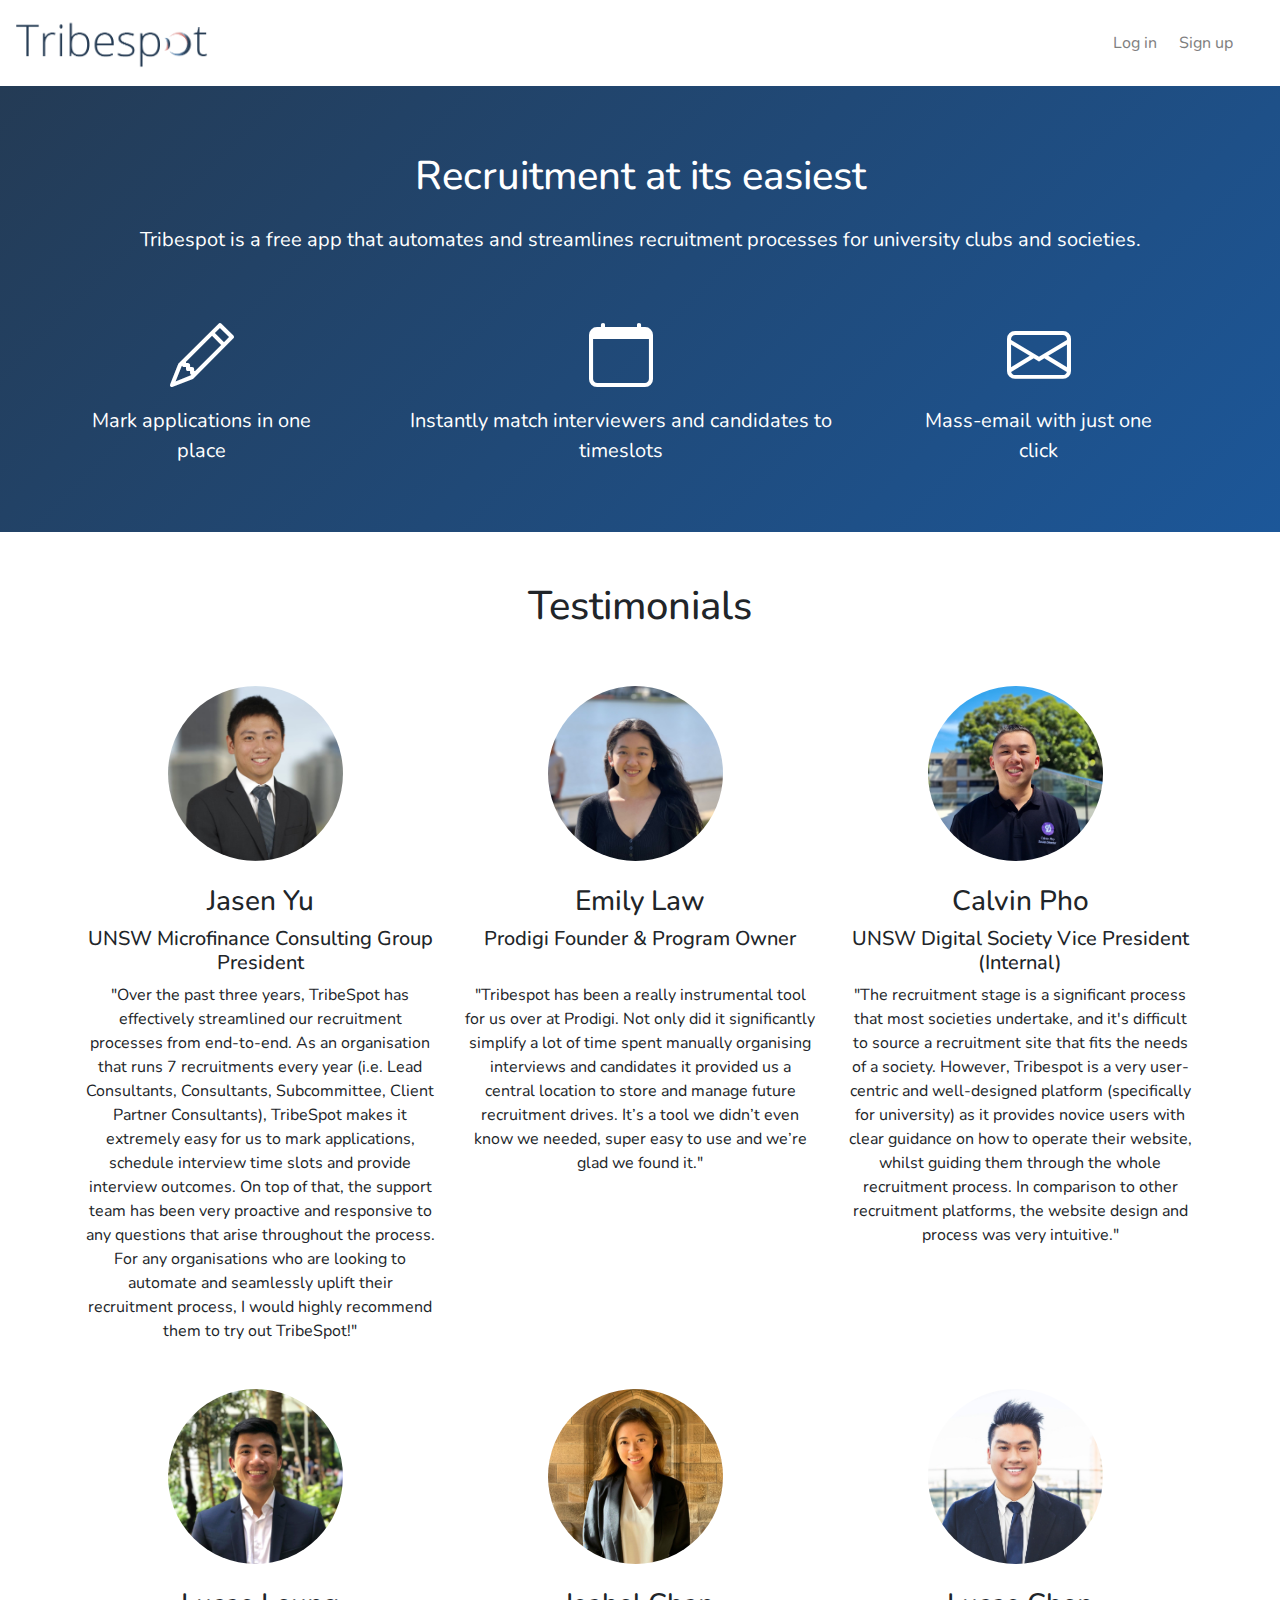
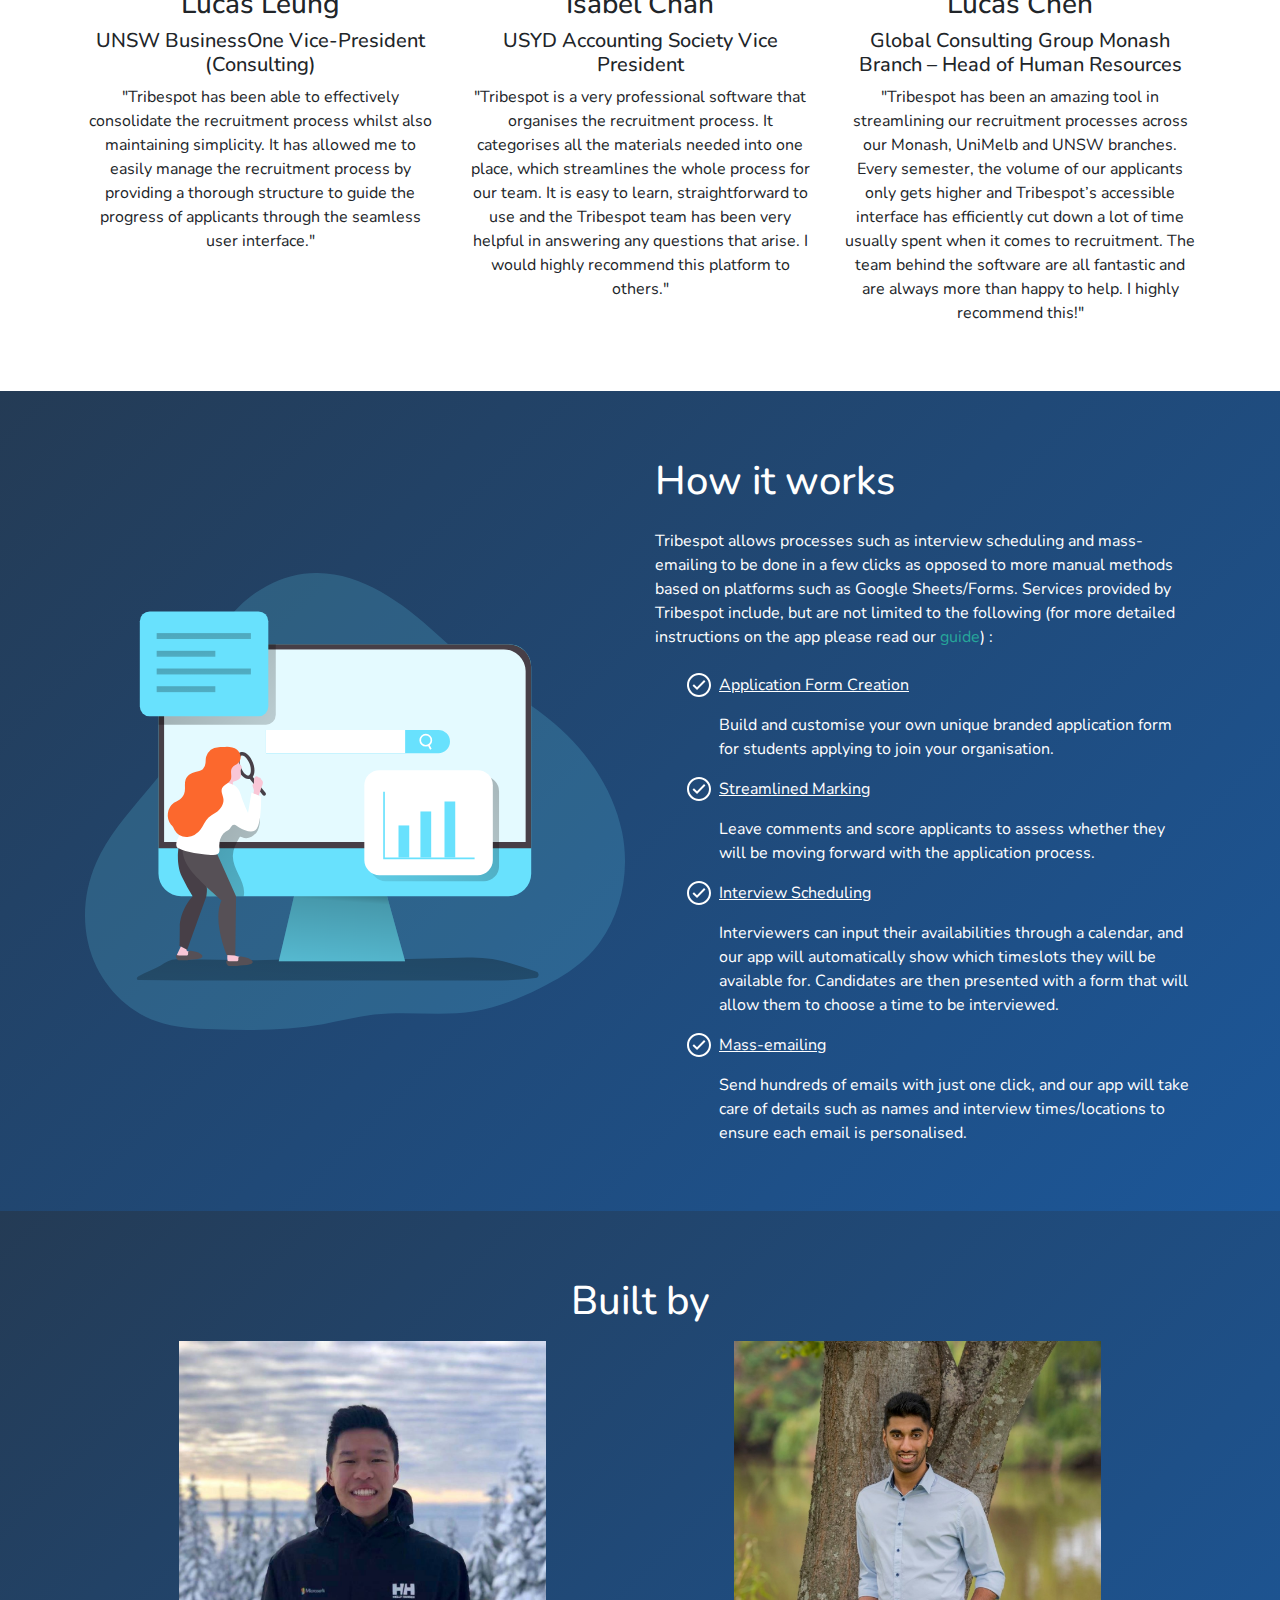
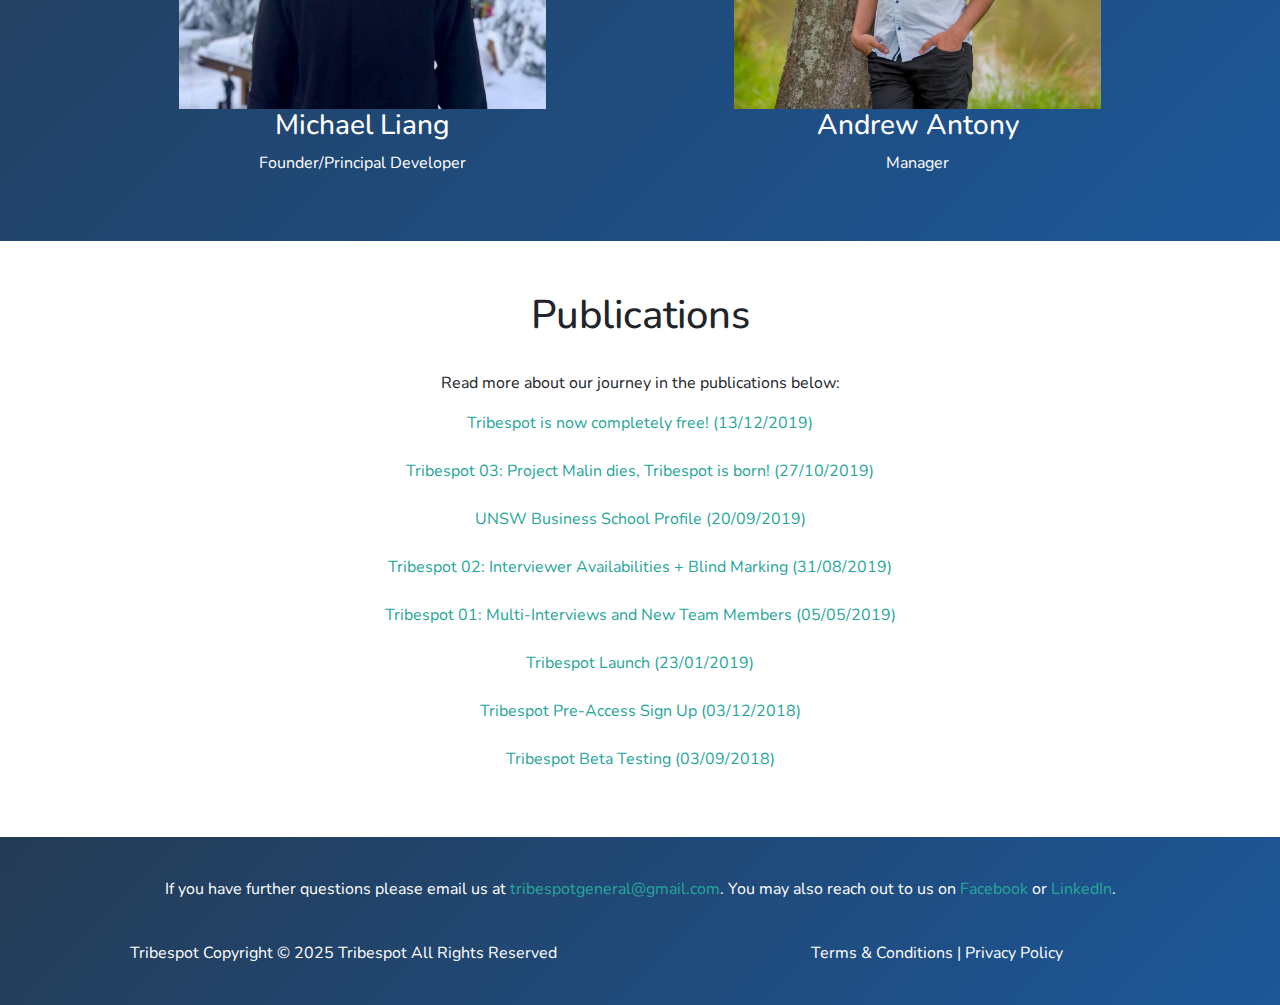
<file: index.html>
<!-- This is a templating engine. Use defineContent to create reusable templates then use contentFor in your pages to drop those templates in! -->
<!DOCTYPE html>
<html lang="en">

<head>
    <script data-ad-client="pub-8693193616974439" async src="https://pagead2.googlesyndication
.com/pagead/js/adsbygoogle.js"></script>
    <!-- Global site tag (gtag.js) - Google Analytics -->
    <script async src="https://www.googletagmanager.com/gtag/js?id=UA-74664112-7"></script>
    <script>
        window.dataLayer = window.dataLayer || [];

        function gtag() {
            dataLayer.push(arguments);
        }
        gtag('js', new Date());

        gtag('config', 'UA-74664112-7');
    </script>

    <!-- SEO Meta Descriptions -->
    <title>Tribespot: Recruitment</title>
    <meta name="description"
        content="Recruitment software built by student executives to streamline and automate all student organisation leadership recruitment.">
    <meta name="keywords"
        content="Tribespot, Society Recruiting Software, Society Recruiting, University Recruiting Software">
    <meta charset="utf-8">
    <meta name="viewport" content="width=device-width, initial-scale=1, shrink-to-fit=no">
    <meta http-equiv="x-ua-compatible" content="ie=edge">

    <!-- Facebook thumbnail -->
    <link rel="image_src" href="http://projectmalin.me/img/FB.png">

    <!-- Facebook open graph -->
    <meta property="og:image" content="http://projectmalin.me/img/FB.png">
    <meta property="og:image:type" content="image/png">
    <meta property="og:image:width" content="1024">
    <meta property="og:image:height" content="1024">

    <!-- Favicon -->
    <link rel='shortcut icon' type='image/x-icon' href='img/favicon.ico' />

    <!-- Custom style.css -->
    <link rel="stylesheet" href="css/main.css">
    <link rel="stylesheet" href="css/navbarstyle.css">
    <link rel="stylesheet" href="css/style.css">
    <link href="https://fonts.googleapis.com/css?family=Nunito&display=swap" rel="stylesheet">
    <link rel="stylesheet" href="https://cdn.jsdelivr.net/npm/bootstrap-icons@1.8.1/font/bootstrap-icons.css">
</head>

<body>
    <div class="header">
        <div class="menu-bar">
            <nav class="navbar navbar-expand-lg navbar-light">
                <!-- include image underneath, include image tag in anchor instead of Navbar -->
                <img style="width: 15vw;" src="img/TS-logo-in-text-white.png">
                <button class="navbar-toggler" type="button" data-toggle="collapse" data-target="#navbarNav" aria-controls="navbarNav" aria-expanded="false" aria-label="Toggle navigation">
                  <i class="fa fa-bars"></i>
                </button>
                <div class="collapse navbar-collapse" id="navbarNav">
                  <ul class="navbar-nav ml-auto">
                    <li class="nav-item">
                      <a class="nav-link" href="https://app.tribespot.co/">Log in</a>
                    </li>
                    <li class="nav-item">
                      <a class="nav-link" href="https://app.tribespot.co/societysignup">Sign up</a>
                    </li>
                  </ul>
                </div>
              </nav>
        </div>
    </div>
    <!-- Main content here as defined in .ejs views -->
    <header class="page-header background-blue">
        <div class="container pt-3">
          <div class="row align-items-center justify-content-center">
            <div class="col-md-11">
              <h1 style="text-align: center; margin-bottom: 20px;">Recruitment at its easiest</h1>
              <p style="text-align: center; margin-bottom: 50px; line-height: 200%;">
                Tribespot is a free app that automates and streamlines recruitment processes for university clubs and societies.
              </p>
            </div>
    
            <div class="highlights" style="display: flex; justify-content: space-around;">
              <div style="margin-right: 40px; display: flex; flex-direction: column; align-items: center;">
                <i class="bi bi-pencil" style="font-size: 4rem;"></i>
                <p style="text-align: center;">Mark applications in one place</p>
              </div>
              <div style="margin-right: 40px; display: flex; flex-direction: column; align-items: center;">
                <i class="bi bi-calendar" style="font-size: 4rem;"></i>
                <p style="text-align: center;">Instantly match interviewers and candidates to timeslots</p>
              </div>
              <div style="margin-right: 40px; display: flex; flex-direction: column; align-items: center;">
                <i class="bi bi-envelope" style="font-size: 4rem;"></i>
                <p style="text-align: center;">Mass-email with just one click</p>
              </div>
            </div>
            </div>
        </div>
      </header>
    
      <section class="icons">
        <h1 style="text-align: center;">Testimonials</h1>
        <br><br>
        <div class="container">
          <div class="row text-center">
            <div class="col-md-4">
              <img style="border-radius:50%;max-width:50%;margin-right:10px" src="img/jasen-yu.jpg">
              <br><br>
              <h3>Jasen Yu</h3>
              <h5>UNSW Microfinance Consulting Group President</h5>
              <p>
                "Over the past three years, TribeSpot has effectively streamlined our recruitment processes from end-to-end. As an organisation that runs 7 recruitments every year (i.e. Lead Consultants, Consultants, Subcommittee, Client Partner Consultants), TribeSpot makes it extremely easy for us to mark applications, schedule interview time slots and provide interview outcomes. On top of that, the support team has been very proactive and responsive to any questions that arise throughout the process. For any organisations who are looking to automate and seamlessly uplift their recruitment process, I would highly recommend them to try out TribeSpot!"
              </p>
            </div>
            <div class="col-md-4">
                <img style="border-radius:50%;max-width:50%;margin-right:10px" src="img/emily-law.jpg">
                <br><br>
                <h3>Emily Law</h3>
                <h5>Prodigi Founder & Program Owner</h5>
                <br>
                <p>
                  "Tribespot has been a really instrumental tool for us over at Prodigi. Not only did it significantly simplify a lot of time spent manually organising interviews and candidates it provided us a central location to store and manage future recruitment drives. It’s a tool we didn’t even know we needed, super easy to use and we’re glad we found it."
                </p>
            </div>
            <div class="col-md-4">
                <img style="border-radius:50%;max-width:50%;margin-right:10px" src="img/calvin-pho.jpg">
                <br><br>
                <h3>Calvin Pho</h3>
                <h5>UNSW Digital Society Vice President (Internal)</h5>
                <p>
                  "The recruitment stage is a significant process that most societies undertake, and it's difficult to source a recruitment site that fits the needs of a society. However, Tribespot is a very user-centric and well-designed platform (specifically for university) as it provides novice users with clear guidance on how to operate their website, whilst guiding them through the whole recruitment process. In comparison to other recruitment platforms, the website design and process was very intuitive."
                </p>
            </div>
          </div>
        </div>
        <div class="container" style="margin-top: 30px;">
          <div class="row text-center">
            <div class="col-md-4">
                <img style="border-radius:50%;max-width:50%;margin-right:10px" src="img/lucasleung.jpg">
                <br><br>
                <h3>Lucas Leung</h3>
                <h5>UNSW BusinessOne Vice-President (Consulting)</h5>
                <p>
                    "Tribespot has been able to effectively consolidate the recruitment process whilst also maintaining simplicity. It has allowed me to easily manage the recruitment process by providing a thorough structure to guide the progress of applicants through the seamless user interface."
                </p>
            </div>
            <div class="col-md-4">
                <img style="border-radius:50%;max-width:50%;margin-right:10px" src="img/isabelchan.jpg">
                <br><br>
                <h3>Isabel Chan</h3>
                <h5>USYD Accounting Society Vice President</h5>
                <p>
                    "Tribespot is a very professional software that organises the recruitment process. It categorises all the materials needed into one place, which streamlines the whole process for our team. It is easy to learn, straightforward to use and the Tribespot team has been very helpful in answering any questions that arise. I would highly recommend this platform to others." 
                </p>
            </div>
            <div class="col-md-4">
                <img style="border-radius:50%;max-width:50%;margin-right:10px" src="img/lucaschen.jpg">
                <br><br>
                <h3>Lucas Chen</h3>
                <h5>Global Consulting Group Monash Branch – Head of Human Resources</h5>
                <p>
                    "Tribespot has been an amazing tool in streamlining our recruitment processes across our Monash, UniMelb and UNSW branches. Every semester, the volume of our applicants only gets higher and Tribespot’s accessible interface has efficiently cut down a lot of time usually spent when it comes to recruitment. The team behind the software are all fantastic and are always more than happy to help. I highly recommend this!"  
                </p>
            </div>
          </div>
        </div>
      </section>
    
      <section class="feature background-blue">
        <div class="container">
          <div class="row align-items-center">
            <div class="col-md-6">
              <img src="img/svg/seo_monochromatic.svg" alt="" />
            </div>
    
            <div class="col-md-6">
              <h1 class="my-3">How it works</h1>
              <p class="my-4">
                Tribespot allows processes such as interview scheduling and mass-emailing to be done in a few clicks as opposed to more manual methods based on platforms such as Google Sheets/Forms. Services provided by Tribespot include, but are not limited to the following (for more detailed instructions on the app please read our <a href="https://app.tribespot.co/guide" style="color:#26a69a">guide</a>) :
              </p>
              <ul>
                <li>
                  <p style="text-decoration: underline;">Application Form Creation</p>
                  Build and customise your own unique branded application form for students applying to join your organisation.</li>
                <li>
                  <p style="text-decoration: underline;">Streamlined Marking</p>
                  Leave comments and score applicants to assess whether they will be moving forward with the application process.
                </li>
                <li>
                    <p style="text-decoration: underline;">Interview Scheduling</p>
                    Interviewers can input their availabilities through a calendar, and our app will automatically show which timeslots they will be available for. Candidates are then presented with a form that will allow them to choose a time to be interviewed.
                </li>
                <li>
                    <p style="text-decoration: underline;">Mass-emailing</p>
                    Send hundreds of emails with just one click, and our app will take care of details such as names and interview times/locations to ensure each email is personalised.
                </li>
              </ul>
            </div>
          </div>
        </div>
      </section>
    
      <section class="feature background-blue">
        <div class="container">
          <div class="row align-items-center">
    
            <div class="col-md-12">
              <h1 class="my-3" style="text-align: center;">Built by</h1>
              <div style="display: flex;">
                <div class="col-md-6" style="display: flex; flex-direction: column; align-items: center;">
                    <img style="width: 70%;" src="img/michaelliangteam.jpg">
                    <h3>Michael Liang</h3>
                    <p>Founder/Principal Developer</p>
                </div>
                <div class="col-md-6" style="display: flex; flex-direction: column; align-items: center;">
                    <img style="width: 70%;" src="img/andrewantony.jpg">
                    <h3>Andrew Antony</h3>
                    <p>Manager</p>
                </div>
              </div>
            </div>
          </div>
        </div>
      </section>
    
      <section class="companies">
        <h1 style="text-align: center;">Publications</h1>
        <br>
        <p style="text-align: center;">Read more about our journey in the publications below:</p>
        <p style="text-align: center;">
        <a href="https://medium.com/@michaelliang15/tribespot-is-now-completely-free-84de220b271a"
            target="_blank" style="color:#26a69a">Tribespot is now completely free! (13/12/2019)</a>
        <br><br>
        <a href="https://medium.com/@michaelliang15/tribespot-03-project-malin-dies-tribespot-is-born-84b9805620b"
            target="_blank" style="color:#26a69a">Tribespot 03: Project Malin dies, Tribespot is born! (27/10/2019)</a>
        <br><br>
        <a href="https://newsroom.unsw.edu.au/news/business-law/how-manage-your-side-hustle-and-internships-while-studying-full-time"
        target="_blank" style="color:#26a69a">UNSW Business School Profile (20/09/2019)</a>
        <br><br>                        
        <a href="https://medium.com/@michaelliang15/project-malin-02-interviewer-availabilities-and-blind-marking-c8e8f59d7f6"
            target="_blank" style="color:#26a69a">Tribespot 02: Interviewer Availabilities + Blind Marking (31/08/2019)</a>
        <br><br>
        <a href="https://medium.com/@michaelliang15/project-malin-01-multi-interviews-and-new-team-members-6d556133eb1c"
            target="_blank" style="color:#26a69a">Tribespot 01: Multi-Interviews and New Team
            Members (05/05/2019)</a>
        <br><br>
        <a href="https://medium.com/@michaelliang15/project-malin-available-for-everyone-d45bdc3e96f7"
            target="_blank" style="color:#26a69a">Tribespot Launch (23/01/2019)</a>
        <br><br>
        <a href="https://medium.com/@michaelliang15/project-malin-sign-up-your-society-6c053310a6fe"
            target="_blank" style="color:#26a69a">Tribespot Pre-Access Sign Up (03/12/2018)</a>
        <br><br>
        <a href="https://medium.com/@michaelliang15/project-malin-recruitment-looking-for-society-testers-d018c90bb98f"
            target="_blank" style="color:#26a69a">Tribespot Beta Testing (03/09/2018)</a>
        </p>
      </section>
      
        
      <footer class="background-blue">
        <br>
        <div class="container-fluid text-center">
          <p>
            If you have further questions please email us at <a href="mailto:tribespotgeneral@gmail.com" target="_blank"
                style="color:#26a69a">tribespotgeneral@gmail.com</a>. You may also reach out to us on <a href="https://www.facebook.com/andrew.antony.359/"
                style="color:#26a69a">Facebook</a> or <a href="https://www.linkedin.com/in/andrewantony/"
                style="color:#26a69a">LinkedIn</a>.
          </p>
          <br>
          <div class="col-md-12" style="display: flex; justify-content: space-around;">
            <div class="col-md-6">
                Tribespot Copyright &copy 2025 Tribespot All Rights Reserved
            </div>
            <div class="col-md-6">
                <a href="https://app.tribespot.co/terms" class="footer-link">Terms & Conditions</a> | <a href="https://app.tribespot.co/privacy" class="footer-link">Privacy Policy</a>
            </div>
          </div>
        </div>
        <br>
      </footer>
      <!-- Page based on https://www.youtube.com/watch?v=1v_XcJsGtyA&t=133s -->
      <script src="js/bootstrap.min.js"></script>
    <script src="https://code.jquery.com/jquery-3.5.1.slim.min.js" integrity="sha384-DfXdz2htPH0lsSSs5nCTpuj/zy4C+OGpamoFVy38MVBnE+IbbVYUew+OrCXaRkfj" crossorigin="anonymous"></script>
    <script src="https://cdn.jsdelivr.net/npm/bootstrap@4.5.3/dist/js/bootstrap.bundle.min.js" integrity="sha384-ho+j7jyWK8fNQe+A12Hb8AhRq26LrZ/JpcUGGOn+Y7RsweNrtN/tE3MoK7ZeZDyx" crossorigin="anonymous"></script>

</body>

</html>
</file>
<file: css/navbarstyle.css>
* {
    margin: 0px;
    padding: 0px;
    font-family: 'Nunito', sans-serif;
}

.menu-bar {
    padding-top: 10px;
}

.nav-link {
    font-size: 16px;
    margin: 3px;
    font-weight: 500;
}

.navbar-nav {
    text-align: right;
    margin-right: 20px;
}

.menu-bar .navbar-toggler {
    padding-right: 20px;
    outline: none!important;
    border: none!important;
}

.navbar .fa {
    font-size: 26px;
}

.nav-link:hover {
    font-weight: 600;
    border-bottom: 1px solid;
}

.navbar-brand img {
    width: 150px;
    margin-top: 5px;
    margin-left: 20px; 
}

.header {
    padding-bottom: 10px;
}

.internalHeader {
    box-shadow: 5px 10px 8px #cfcfcf;
    margin-bottom: 30px;
}

@media only screen and (max-width: 1000px) {
    .nav-link:hover {
        border-bottom: none!important;
    }
}
</file>
<file: css/style.css>
html,
body {
  height: 100%;
  font-size: 1rem;
  font-family: "Montserrat", sans-serif;
}

.background-blue {
  background: rgb(0, 97, 242);
  background: linear-gradient(
    135deg,
    #243b55 0%,
    #1c5799 100%
  );
}

.page-header {
  font-size: 1.25rem;
  color: #fff;
  padding-top: 50px;
  padding-bottom: 50px;
}

.feature {
  color: #fff;
}

.feature ul {
  padding-left: 2rem;
  list-style-type: none;
}

.feature ul li {
  padding-left: 2rem;
  background-image: url(../img/svg/check.svg);
  background-repeat: no-repeat;
  line-height: 1.5rem;
  margin-bottom: 1rem;
}

.icon {
  color: #fff;
  height: 5rem;
  width: 5rem;
  font-size: 1.75rem;
  border-radius: 100%;
  display: inline-flex;
  align-items: center;
  justify-content: center;
}

.services {
  color: #fff;
}

footer {
  color: #fff;
  font-size: 1rem;
  margin: 0;
  padding: 1rem;
}

a {
  color: #fff;
  text-decoration: none;
}

section {
  padding-top: 50px;
  padding-bottom: 50px;
}

.footer-link:hover {
  color: white;
}

@media only screen and (max-width: 800px) { /* Only for screens above desktop width */
  .highlights {
      flex-direction: column;
  }
}
</file>
